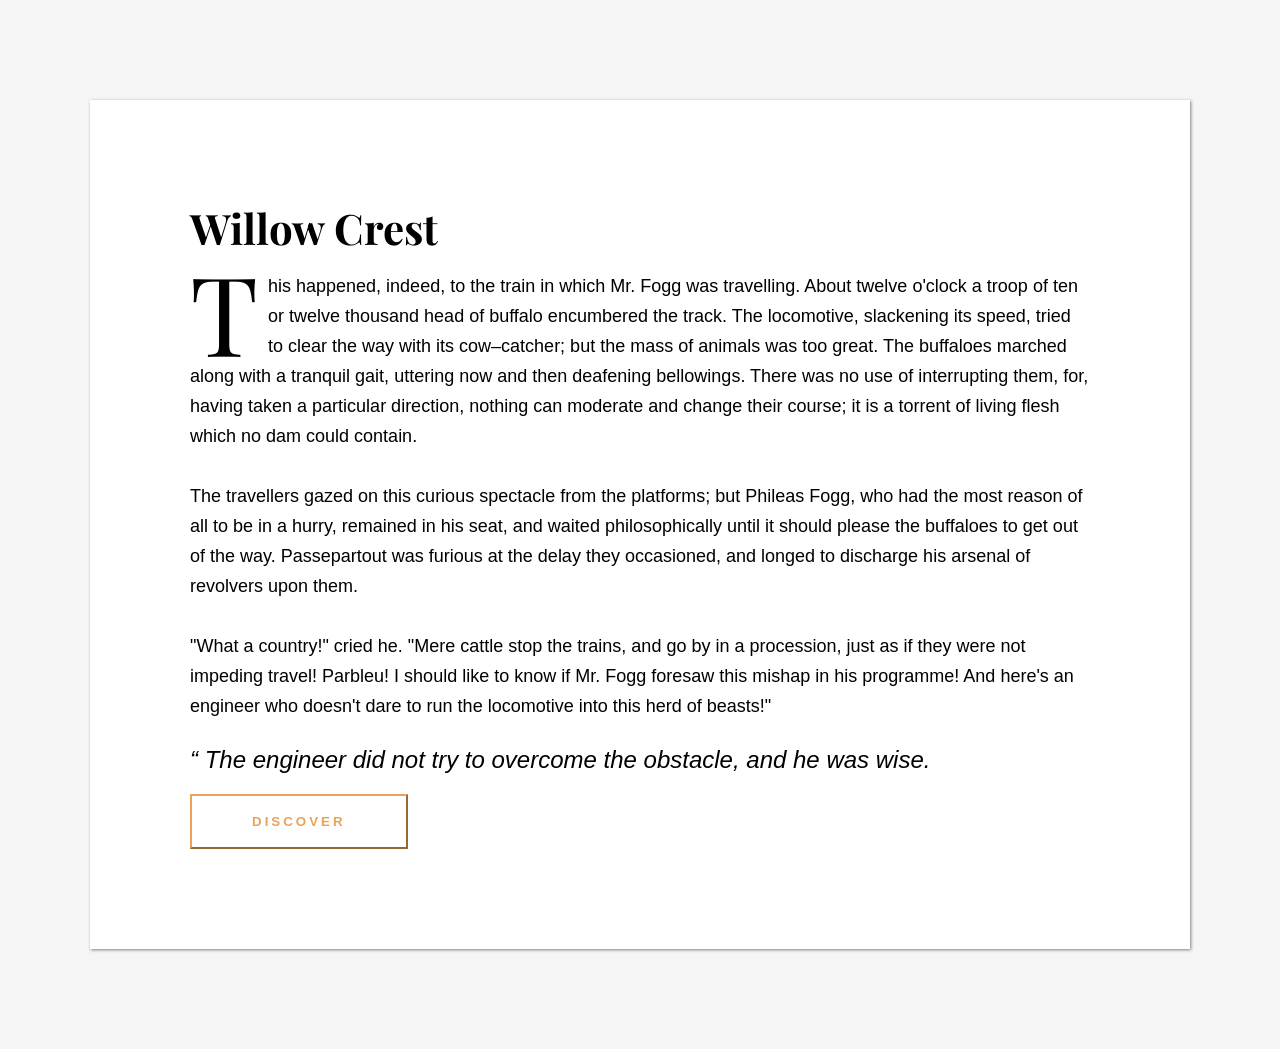
<file: hwPart1/index.html>
<!DOCTYPE html>
<html lang="en">
<head>
    <meta charset="UTF-8">
    <link rel="preconnect" href="https://fonts.googleapis.com">
    <link rel="preconnect" href="https://fonts.gstatic.com" crossorigin>
    <link href="https://fonts.googleapis.com/css2?family=Playfair+Display&display=swap" rel="stylesheet">
    <link rel="stylesheet" href="src/style/stylesheet.css">
    <title>Willow Crest</title>
</head>
<body>
    <main>
        <section>
            <h1>
                Willow Crest
            </h1>
            <p class="info">This happened, indeed, to the train in which Mr. Fogg was travelling. About twelve o'clock a troop of ten or twelve thousand head of buffalo encumbered the track. The locomotive, slackening its speed, tried to clear the way with its cow–catcher; but the mass of animals was too great. The buffaloes marched along with a tranquil gait, uttering now and then deafening
                bellowings. There was no use of interrupting them, for, having taken a particular direction, nothing can moderate and change their course; it is a torrent of living flesh which no dam could contain.
            </p>
            <p>
                The travellers gazed on this curious spectacle from the platforms; but Phileas Fogg, who had the most reason of all to be in a hurry, remained in his seat,  and waited philosophically until it should please the buffaloes to get out of the way.
                Passepartout was furious at the delay they occasioned, and longed to discharge his arsenal of revolvers upon them.
            </p>
            <p>
                "What a country!" cried he. "Mere cattle stop the trains, and go by in a procession, just as if they were not impeding travel! Parbleu! I should like to know if Mr. Fogg foresaw this mishap in his programme! And here's an engineer who doesn't dare to run the locomotive into this herd of beasts!"
            </p>
            <blockquote>
                “     The engineer did not try to overcome the obstacle, and he was wise. 
            </blockquote>
            <button>
                Discover
            </button>
        </section>
    </main>
</body>
</html>
</file>
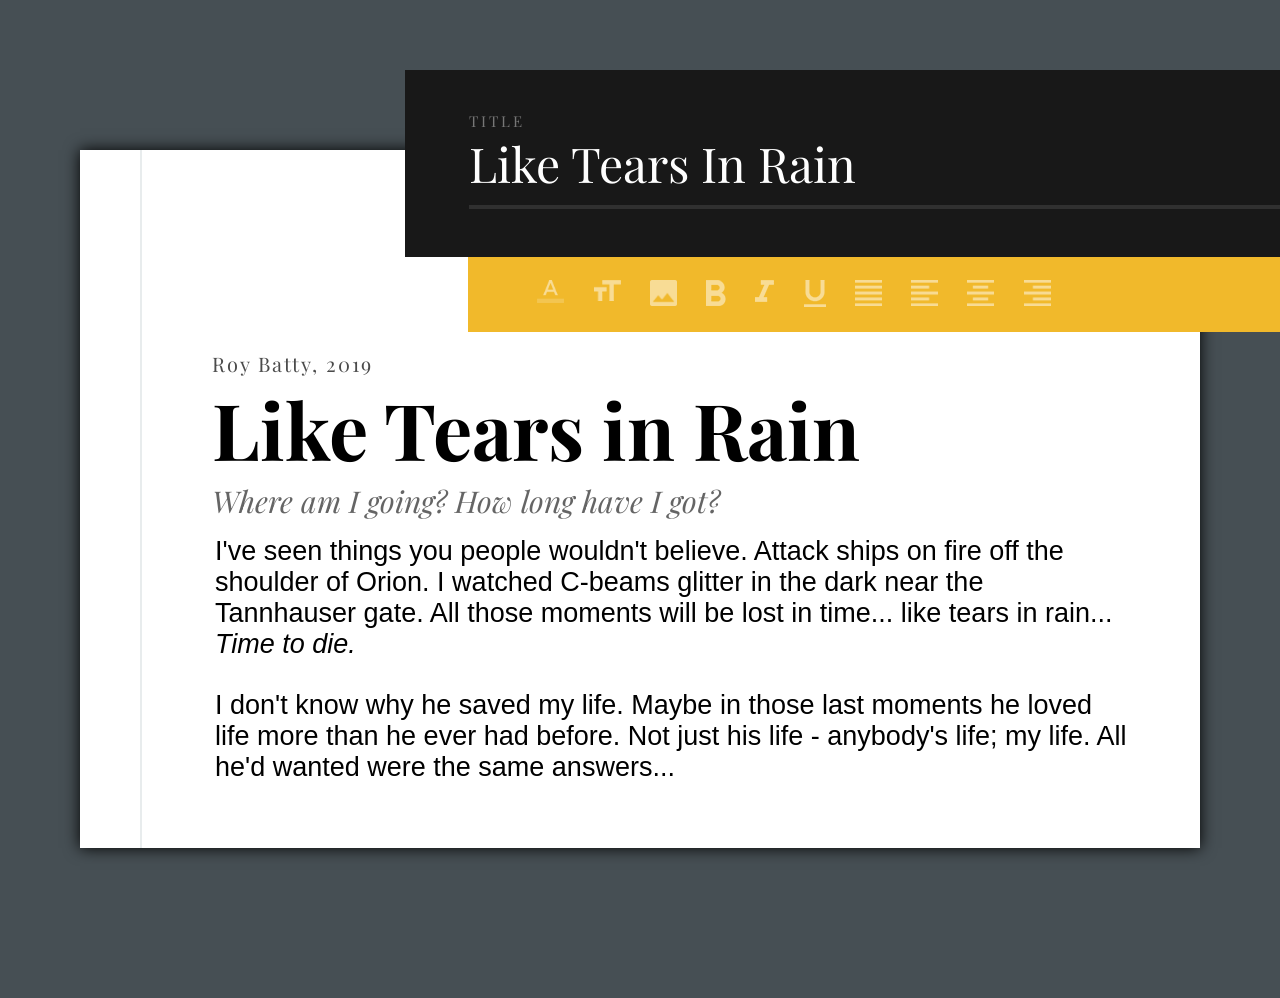
<file: hwPart2/index.html>
<!DOCTYPE html>
<html lang="en">
<head>
    <meta charset="UTF-8">
    <link rel="preconnect" href="https://fonts.googleapis.com">
    <link rel="preconnect" href="https://fonts.gstatic.com" crossorigin>
    <link href="https://fonts.googleapis.com/css2?family=Playfair+Display&display=swap" rel="stylesheet">
    <link rel="stylesheet" href="https://cdnjs.cloudflare.com/ajax/libs/font-awesome/6.0.0-beta2/css/all.min.css" integrity="sha512-YWzhKL2whUzgiheMoBFwW8CKV4qpHQAEuvilg9FAn5VJUDwKZZxkJNuGM4XkWuk94WCrrwslk8yWNGmY1EduTA==" crossorigin="anonymous" referrerpolicy="no-referrer"/>
    <link rel="stylesheet" href="src/style/stylesheet.css">
    <title>Book</title>
</head>
<body>
    <main>
        <div class="blocks">
            <div class="black">
                <span>
                    title
                </span>
                <h1>
                    like tears in rain
                </h1>
                <hr>
            </div>
            <div class="yellow">
                <ul>
                    <li>
                        <a href="#">
                            <img src="src/img/ic_format_color_text_white_24dp.png" alt="image desctription">
                        </a>
                    </li>
                    <li>
                        <a href="#">
                            <img src="src/img/ic_format_size_white_24dp.png" alt="image desctription">
                        </a>
                    </li>
                    <li>
                        <a href="#">
                            <img src="src/img/ic_insert_photo_white_24dp.png" alt="image desctription">
                        </a>
                    </li>
                    <li>
                        <a href="#">
                            <img src="src/img/ic_format_bold_white_24dp.png" alt="image desctription">
                        </a>
                    </li>
                    <li>
                        <a href="#">
                            <img src="src/img/ic_format_italic_white_24dp.png" alt="image desctription">
                        </a>
                    </li>
                    <li>
                        <a href="#">
                            <img src="src/img/ic_format_underline_white_24dp.png" alt="image desctription">
                        </a>
                    </li>
                    <li>
                        <a href="#">
                            <img src="src/img/ic_format_align_justify_white_24dp.png" alt="image desctription">
                        </a>
                    </li>
                    <li>
                        <a href="#">
                            <img src="src/img/ic_format_align_left_white_24dp.png" alt="image desctription">
                        </a>
                    </li>
                    <li>
                        <a href="#">
                            <img src="src/img/ic_format_align_center_white_24dp.png" alt="image desctription">
                        </a>
                    </li>
                    <li>
                        <a href="#">
                            <img src="src/img/ic_format_align_right_white_24dp.png" alt="image desctription">
                        </a>
                    </li>
                </ul>
            </div>
        </div>
        <section>
            <article class="content">
                <div class="author">
                    <p>
                        Roy Batty, 2019
                    </p>
                </div>
                <h2>
                    Like Tears in Rain
                </h2>
                <div class="add_info">
                    <p>
                        Where am I going? How long have I got?
                    </p>
                </div>
                <p class="content_one">
                    I've seen things you people wouldn't believe. Attack ships on fire off the shoulder of Orion. I watched C-beams glitter in the dark near the Tannhauser gate. All those moments will be lost in time... like tears in rain... <span class="die">Time to die.</span>
                </p>
                <p class="content_two">
                    I don't know why he saved my life. Maybe in those last moments he loved life more than he ever had before. Not just his life - anybody's life; my life. All he'd wanted were the same answers...
                </p>
            </article>
        </section>
    </main>
</body>
</html>
</file>
<file: hwPart1/src/style/stylesheet.css>
* {
    box-sizing: border-box;
    padding: 0;
    margin: 0;
}

img {
    max-width: 100%;
}

body {
    background-color: whitesmoke;
}

main {
    padding: 100px 90px;
}

section {
    padding: 100px 100px 100px;
    background-color: white;
    box-shadow: 1px 1px 3px gray;
    font-weight: 400;
}

section h1 {
    font-size: 42px;
    font-family: 'Playfair Display', serif;
}

section p {
    padding: 15px 0;
    font-size: 18px;
    font-family: 'Lato', sans-serif;
    font-weight: 300;
    line-height: 30px;
}

section blockquote {
    font-family: 'Lato', sans-serif;
    font-weight: 300;
    font-style: italic;
    font-size: 24px;
    padding-top: 10px;
    padding-bottom: 20px;
}

section blockquote::first-letter {
    font-size: 25px;
}

.info::first-letter {
    font-size: 110px;
    float: left;
    font-family: 'Playfair Display', serif;
    padding: 26px 10px 26px 0;
}

button {
    font-family: 'Lato', sans-serif;
    text-transform: uppercase;
    font-weight: 700;
    background-color: white;
    padding: 18px 60px;
    text-align: center;
    border-color: #EAA258;
    color: #EAA258;
    max-width: 100%;
    letter-spacing: 3px;
}
</file>
<file: hwPart2/src/style/stylesheet.css>
* {
    box-sizing: border-box;
    padding: 0;
    margin: 0;
}

img {
    max-width: 100%;
}

body {
    background-color: #464F54;
    font-family: 'Playfair Display', serif;
}

a {
    display: block;
}

section {
    background-color: white;
    margin: 150px 80px;
    box-shadow: 0 0 15px black;
}

article {
    margin-left: 60px;
    border-left: 2px solid #E8ECED;
}

.blocks {
    display: flex;
    flex-direction: column;
    float: right;
    align-items: flex-end;
    margin-top: -80px;
}

.black {
    float: right;
    background-color: #181818;
    width: 875px;
    height: 187px;
    padding-left: 64px;
    padding-top: 40px;
}

.black span {
    color: #777777;
}

.black {
    color: #fefefe;
}

.black h1 {
    margin-bottom: 10px;
    font-weight: 300;
    font-size: 48px;
    text-transform: capitalize;
}

.black span {
    text-transform: uppercase;
    margin-bottom: 10px;
    font-size: 15px;
    letter-spacing: 3px;
}

.black hr {
    border: none;
    background-color: #303030;
    height: 4px;;
}

.yellow  {
    background-color: #F1B92B;
    width: 812px;
    height: 75px;
}

.yellow ul {
    display: flex;
    flex-wrap: wrap;
    padding: 23px 200px 23px 40px;
    justify-content: space-evenly;
}

.yellow li {
    transition: all ease-in-out 0.3s;
    list-style-type: none;
}

.yellow a {
    max-width: 27px;
    max-height: 28px;
}

.content {
    padding: 200px 70px 50px;
}

.author {
    font-size: 20px;
    opacity: 70%;
    letter-spacing: 2px;
}

.content h2 {
    font-size: 78px;
}

.add_info {
    font-size: 30px;
    font-style: italic;
    opacity: 60%;
}

.content_one, .content_two {
    font-size: 27px;
    font-family: 'Georgia', sans-serif;
    padding: 15px 3px;
}

.die {
    font-style: italic;
}

.yellow li {
    opacity: 0.5;
}

li:hover {
    opacity: 1;
}
</file>
